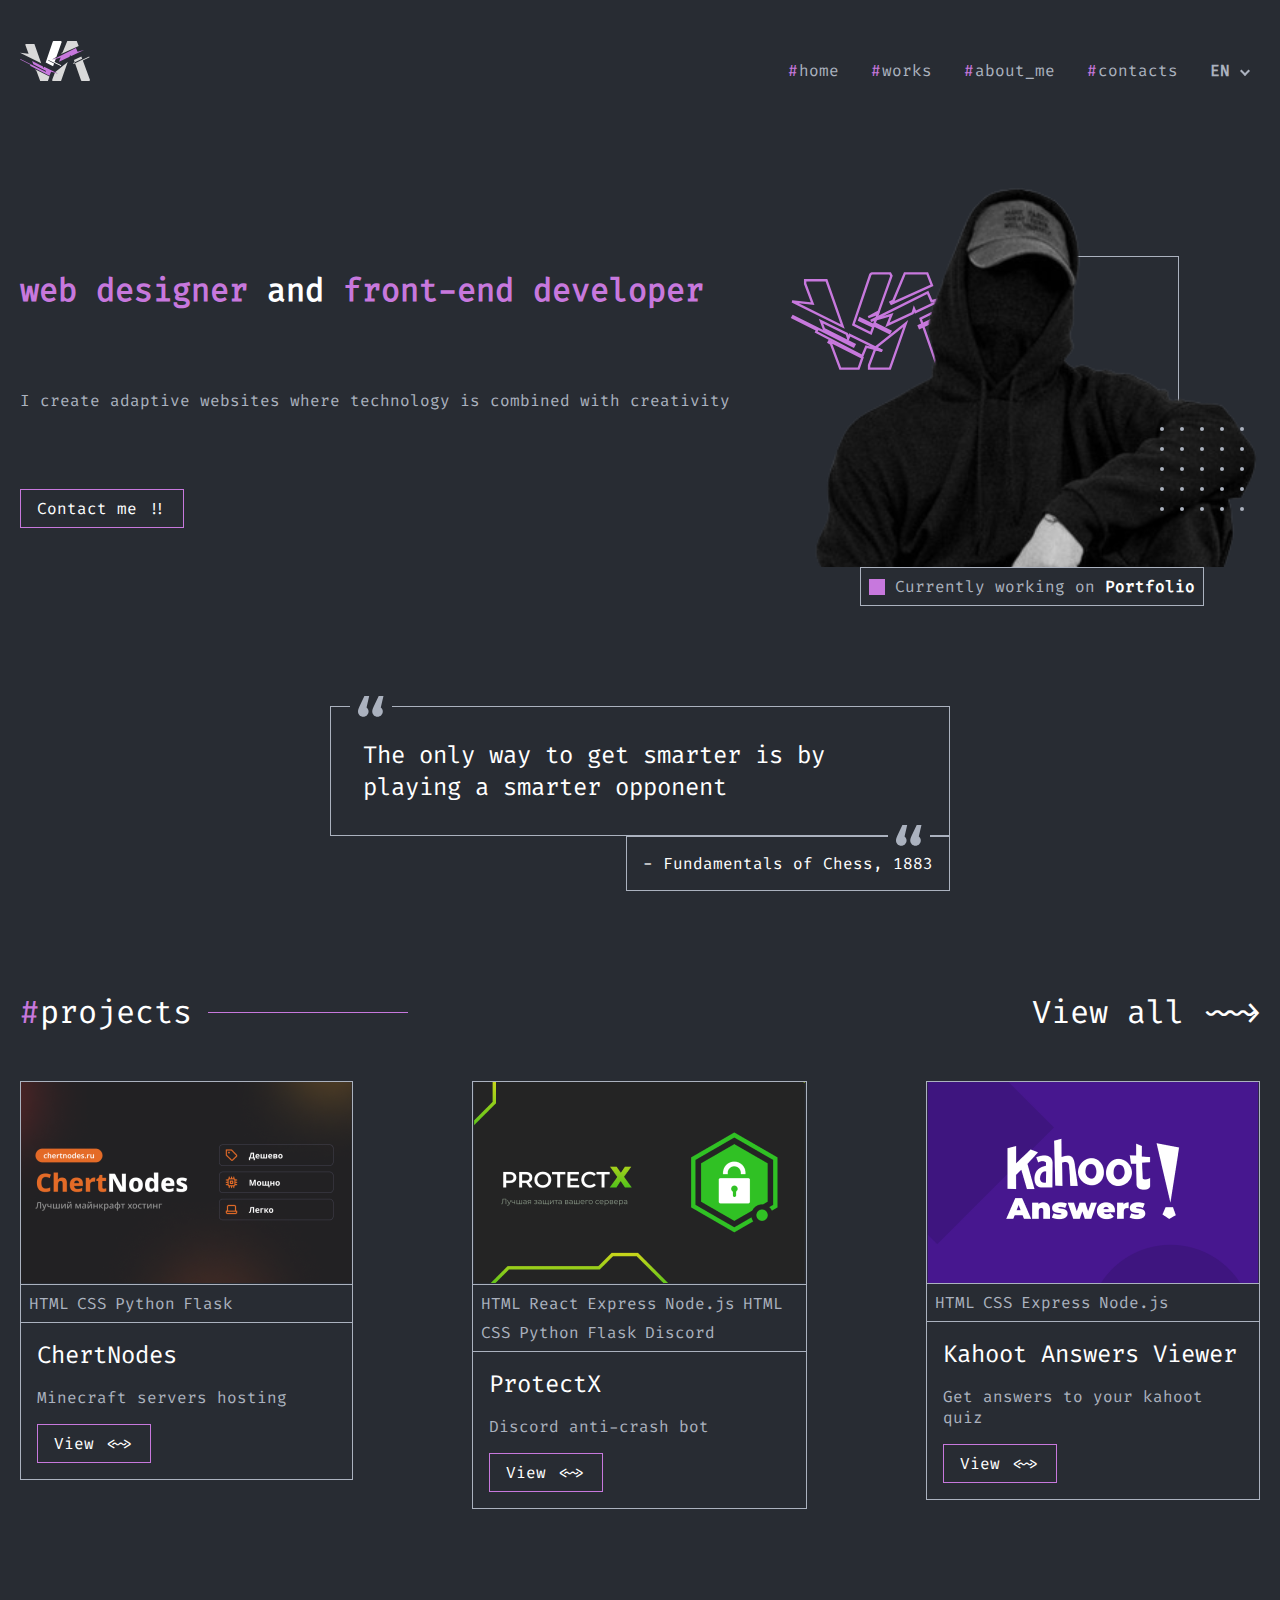
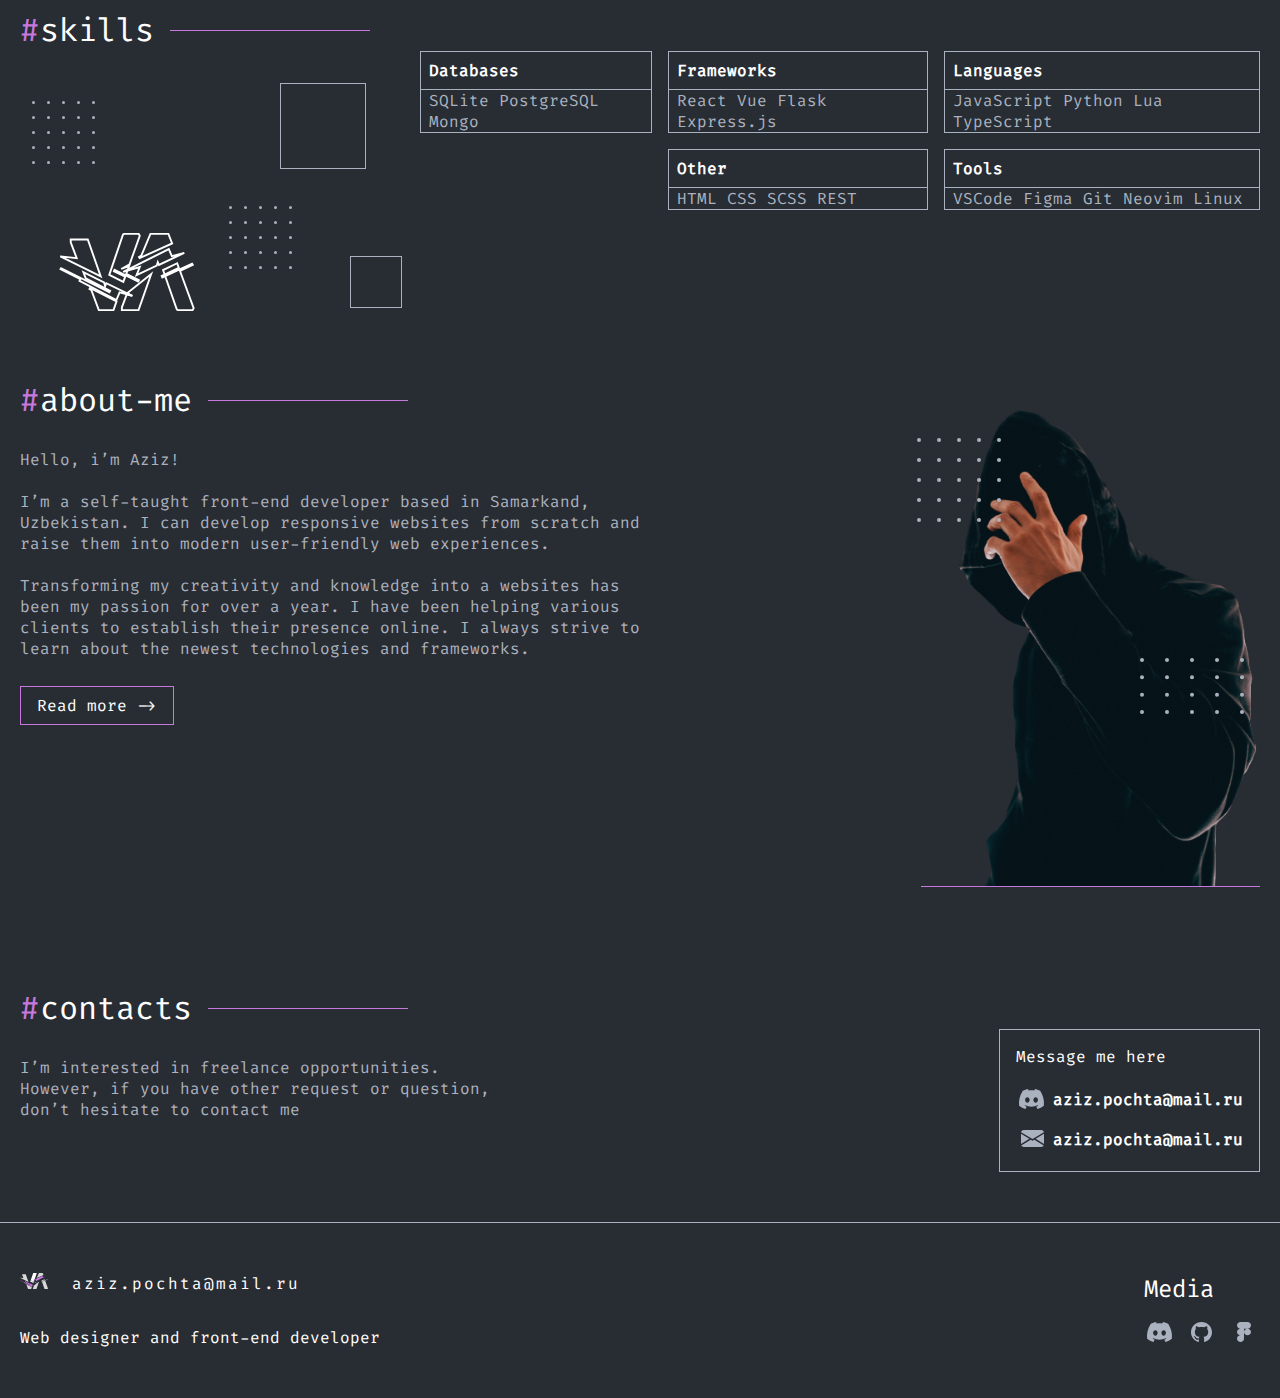
<file: index.html>
<html lang="en">

<head>
    <meta charset="UTF-8" />
    <meta name="viewport" content="width=device-width, initial-scale=1.0" />
    <title>Portfolio</title>
    <link rel="stylesheet" href="css/style.css" />
    <!-- <link rel="stylesheet" href="css/style_2.css" /> -->
</head>

<body>
    <div class="back_icons">
        <div></div>
    </div>
    <div class="header">
        <div class="container">
            <div class="logo">
                <img src="source/icons/Logo.svg" alt="">
            </div>

            <div class="nav_header_menu menu">
                <nav class="menu_body">
                    <ul class="menu_list">
                        <li>
                            <a data-goto=".header" class="nav_link" href="#"><span class="hashtag">#</span>home</a>
                        </li>
                        <li>
                            <a data-goto=".projects" class="nav_link" href="#"><span class="hashtag">#</span>works</a>
                        </li>
                        <li>
                            <a data-goto=".about_me" class="nav_link" href="#"><span
                                    class="hashtag">#</span>about_me</a>
                        </li>
                        <li>
                            <a data-goto=".contacts" class="nav_link" href=""><span class="hashtag">#</span>contacts</a>
                        </li>
                        <li class="btn_lang">
                            <span class="nav_link nav_lang">EN</span>
                            <span class="arrow"><svg xmlns="http://www.w3.org/2000/svg" width="10" height="7"
                                    viewBox="0 0 10 7" fill="none">
                                    <line x1="0.707107" y1="1.29289" x2="5.70711" y2="6.29289" stroke="#ABB2BF"
                                        stroke-width="2" />
                                    <line x1="4.29289" y1="6.29289" x2="9.29289" y2="1.29289" stroke="#ABB2BF"
                                        stroke-width="2" />
                                </svg>
                            </span>
                            <ul class="dropdown_list_lang">
                                <li><a class="lang" href="#">RU</a></li>
                                <li><a class="lang" href="#">UZ</a></li>
                                <li><a class="lang" href="#">TJ</a></li>
                            </ul>
                        </li>
                    </ul>
                </nav>
            </div>
        </div>
    </div>
    <div class="main_content">
        <div class="first">
            <div class="container">
                <div class="content">
                    <div class="left_content">
                        <div class='caption'>
                            <p class="name"></p>
                            <span class="violet">web designer</span> and
                            <span class="violet">front-end developer</span>
                        </div>
                        <p class="text">I create adaptive websites where technology is combined with creativity</p>
                        <div class="button">Contact me !!</div>
                    </div>
                    <div class="right_content">
                        <div class="image">
                            <img src="source/icons/Image.svg" alt="">
                            <img class="logo_line" src="source/icons/Logo_Line.svg" alt="">
                            <img class="dots" src="source/icons/Dots.svg" alt="">
                        </div>
                        <div class="status"><span class="indicator"></span> Currently working on <span
                                class="white">Portfolio</span></div>
                    </div>
                </div>
            </div>
        </div>
        <div class="quote">
            <div class="container">
                <div class="content">
                    <div class="text">
                        <p>The only way to get smarter is by playing a smarter opponent</p>
                        <img class="upMark" src="source/icons/Marks.svg" alt="">
                        <img class="downMark" src="source/icons/Marks.svg" alt="">
                    </div>
                    <div class="author">
                        - Fundamentals of Chess, 1883
                    </div>
                </div>
            </div>
        </div>
        <div class="projects">
            <div class="container">
                <div class="title">
                    <span class="heading">
                        <span class="hashtag">#</span>projects<div class="line"></div>
                    </span>

                    <div class="btn">View all ~~></div>
                </div>
                <div class="cards">
                    <div class="card">
                        <img src="source/icons/project_1.png" alt="" class="banner">
                        <div class="tools">
                            <span>HTML</span>
                            <span>CSS</span>
                            <span>Python</span>
                            <span>Flask</span>
                        </div>
                        <div class="information">
                            <div class="name">ChertNodes</div>
                            <div class="caption">Minecraft servers hosting</div>
                            <div class="button">View <~>
                            </div>
                        </div>
                    </div>
                    <div class="card">
                        <img src="source/icons/project_2.png" alt="" class="banner">
                        <div class="tools"><span>HTML</span>
                            <span>React</span>
                            <span>Express</span>
                            <span>Node.js</span>
                            <span>HTML</span>
                            <span>CSS</span>
                            <span>Python</span>
                            <span>Flask</span>
                            <span>Discord</span>
                        </div>
                        <div class="information">
                            <div class="name">ProtectX</div>
                            <div class="caption">Discord anti-crash bot</div>
                            <div class="button">View <~>
                            </div>
                        </div>
                    </div>
                    <div class="card">
                        <img src="source/icons/project_3.png" alt="" class="banner">
                        <div class="tools"><span>HTML</span>
                            <span>CSS</span>
                            <span>Express</span>
                            <span>Node.js</span>
                        </div>
                        <div class="information">
                            <div class="name">Kahoot Answers Viewer</div>
                            <div class="caption">Get answers to your kahoot quiz</div>
                            <div class="button">View <~>
                            </div>
                        </div>
                    </div>
                </div>
            </div>
        </div>
        <div class="skills">
            <div class="container">
                <div class="title">
                    <span class="heading">
                        <span class="hashtag">#</span>skills<div class="line"></div>
                    </span>
                </div>
                <div class="content">
                    <div class="image">
                        <img src="source/icons/Rectangle_small.svg" alt="">
                        <img src="source/icons/Rectangle_big.svg" alt="">
                        <img src="source/icons/Dots.svg" alt="">
                        <img src="source/icons/Dots.svg" alt="">
                        <img src="source/icons/Logo_Line_White.svg" alt="">
                    </div>
                    <div class="skill_list">
                        <div class="column">
                            <div class="skill">
                                <div class="category">
                                    Languages
                                </div>
                                <div class="caption">
                                    <span>JavaScript</span>
                                    <span>Python</span>
                                    <span>Lua</span>
                                    <span>TypeScript</span>
                                </div>
                            </div>
                            <div class="skill">
                                <div class="category">
                                    Tools
                                </div>
                                <div class="caption">
                                    <span>VSCode</span>
                                    <span>Figma</span>
                                    <span>Git</span>
                                    <span>Neovim</span>
                                    <span>Linux</span>
                                </div>
                            </div>
                        </div>
                        <div class="column">
                            <div class="skill">
                                <div class="category">
                                    Frameworks
                                </div>
                                <div class="caption">
                                    <span>React</span>
                                    <span>Vue</span>
                                    <span>Flask</span>
                                    <span>Express.js</span>
                                </div>
                            </div>
                            <div class="skill">
                                <div class="category">
                                    Other
                                </div>
                                <div class="caption">
                                    <span>HTML</span>
                                    <span>CSS</span>
                                    <span>SCSS</span>
                                    <span>REST</span>
                                </div>
                            </div>
                        </div>
                        <div class="column">
                            <div class="skill">
                                <div class="category">
                                    Databases
                                </div>
                                <div class="caption">
                                    <span>SQLite</span>
                                    <span>PostgreSQL</span>
                                    <span>Mongo</span>
                                </div>
                            </div>
                        </div>
                    </div>
                </div>
            </div>
        </div>
        <div class="about_me">
            <div class="container">
                <div class="content">
                    <div class="left_content">
                        <div class="title">
                            <span class="heading">
                                <span class="hashtag">#</span>about-me<div class="line"></div>
                            </span>
                        </div>
                        <p class="text">Hello, i’m Aziz! <br>
                            <br> I’m a self-taught front-end developer based in Samarkand, Uzbekistan. I can develop
                            responsive websites from scratch and raise them into modern user-friendly web experiences.
                            <br>
                            <br> Transforming my creativity and knowledge into a websites has been my passion for over a
                            year. I have been helping various clients to establish their presence online. I always
                            strive to
                            learn about the newest technologies and frameworks.
                        </p>
                        <div class="button">Read more -></div>
                    </div>
                    <div class="right_content">
                        <div class="image">
                            <img src="source/icons/Image_2.svg" alt="">
                            <img class="dots" src="source/icons/Dots.svg" alt="">
                            <img class="logo_line" src="source/icons/Dots_H.svg" alt="">
                        </div>
                    </div>
                </div>
            </div>
        </div>
        <div class="contacts">
            <div class="container">
                <div class="title">
                    <span class="heading">
                        <span class="hashtag">#</span>contacts<div class="line"></div>
                    </span>
                </div>
                <div class="content">
                    <p class="text">I’m interested in freelance opportunities. However, if you have other request or
                        question, don’t hesitate to contact me</p>
                    <div class="message">
                        <span>Message me here</span>
                        <div class="list">
                            <div>
                                <img src="source/icons/Discord.svg" alt="">
                                <span>aziz.pochta@mail.ru</span>
                            </div>
                            <div>
                                <img src="source/icons/Email.svg" alt="">
                                <span>aziz.pochta@mail.ru</span>
                            </div>
                        </div>
                    </div>
                </div>
            </div>
        </div>
    </div>

    <div class="footer">
        <div class="container">
            <div class="content">
                <div class="left_content">
                    <div class="up">
                        <div class="logo"><img src="source/icons/Logo.svg" width="28" height="16"></div>
                        <span class="mail">aziz.pochta@mail.ru</span>
                    </div>
                    <div class="down">
                        Web designer and front-end developer
                    </div>
                </div>
                <div class="right_content">
                    <div class="up">
                        <span class="media">Media</span>
                    </div>
                    <div class="down">
                        <img class="icon" src="source/icons/Discord.svg" alt="">
                        <img class="icon" src="source/icons/Github.svg" alt="">
                        <img class="icon" src="source/icons/Figma.svg" alt="">
                    </div>
                </div>
            </div>
        </div>
    </div>
    <script src="index.js"></script>
</body>

</html>
</file>
<file: css/style.css>
* {
  padding: 0;
  margin: 0;
  border: 0;
}

*, *:before, *:after {
  -moz-box-sizing: border-box;
  -webkit-box-sizing: border-box;
  box-sizing: border-box;
}

:focus, :active {
  outline: none;
}

a:focus, a:active {
  outline: none;
}

nav, footer, header, aside {
  display: block;
}

html, body {
  height: 100%;
  width: 100%;
  font-style: 100%;
  line-height: 1;
  font-style: 14px;
  -ms-text-size-adjust: 100%;
  -moz-text-size-adjust: 100%;
  -webkit-text-size-adjust: 100%;
}

input, button, textarea {
  font-family: inherit;
}

/* input::-ms-clear{display:none;} */
button {
  cursor: pointer;
}

button::-moz-focus-inner {
  padding: 0;
  border: 0;
}

a, a:visited {
  text-decoration: none;
}

a:hover {
  text-decoration: none;
}

ul li {
  list-style-type: none;
}

img {
  vertical-align: top;
}

h1, h2, h3, h4, h5, h6 {
  font-style: inherit;
  font-weight: 400;
}

body {
  background-color: #282c33;
  color: #ffffff;
  font-family: "FiraCode";
  font-size: 16px;
  font-weight: 400;
  font-style: normal;
  line-height: normal;
  display: flex;
  justify-content: space-between;
  flex-direction: column;
}
body .hashtag {
  color: #c778dd;
  margin-right: 1px;
}
body .text {
  color: #abb2bf;
}
body .button {
  padding: 8px 16px;
  border: 1px solid #c778dd;
}
body .title {
  font-size: 32px;
  font-weight: 500;
  display: flex;
  justify-content: space-between;
}
body .title .heading {
  display: flex;
  align-items: center;
}
body .title .heading .line {
  display: inline-block;
  width: 200px;
  height: 1px;
  background-color: #c778dd;
  margin-left: 16px;
}

.back_icons :nth-child(1) {
  position: fixed;
  width: 155px;
  height: 155px;
  top: 256px;
  left: calc(100% - 256px);
  border: 1px solid #abb2bf;
}

.container {
  max-width: 1600px;
  margin: 0 auto;
  padding: 50px 20px;
}

.header {
  top: 0;
  left: 0;
  width: 100%;
}
.header .container {
  padding-top: 20px;
  display: flex;
  align-items: flex-end;
  justify-content: space-between;
}
.header .container .menu_list {
  gap: 32px;
  display: flex;
  padding: 40px 10px 0px 10px;
  justify-content: space-between;
  align-items: flex-end;
}
.header .container .menu_list .nav_link {
  color: #abb2bf;
}
.header .container .menu_list .btn_lang {
  position: relative;
  cursor: pointer;
  width: 40px;
}
.header .container .menu_list .btn_lang.active .dropdown_list_lang {
  opacity: 1;
  visibility: visible;
  transform: translate(0px, 0px);
  pointer-events: all;
}
.header .container .menu_list .btn_lang.active .arrow {
  transform: rotate(180deg);
}
.header .container .menu_list .btn_lang .arrow {
  display: inline-block;
  transition: 300ms ease 0s;
}
.header .container .menu_list .nav_lang {
  font-weight: 600;
}
.header .container .menu_list .dropdown_list_lang {
  position: absolute;
  background-color: #282c33;
  border: 1px solid #abb2bf;
  right: 0px;
  padding: 15px;
  font-weight: 600;
  margin-top: 5px;
  opacity: 50%;
  visibility: hidden;
  pointer-events: none;
  cursor: default;
}
.header .container .menu_list .dropdown_list_lang li {
  margin: 0px 0px 20px 0px;
}
.header .container .menu_list .dropdown_list_lang li:last-child {
  margin: 0px;
}
.header .container .menu_list .dropdown_list_lang li .lang {
  color: #abb2bf;
}

.main_content .first .content {
  display: flex;
  justify-content: space-between;
}
.main_content .first .content .left_content {
  display: flex;
  flex-direction: column;
  justify-content: space-evenly;
  align-items: flex-start;
}
.main_content .first .content .left_content .caption {
  color: var(#ffffff, #fff);
  font-family: "FiraCode";
  font-size: 32px;
  font-style: normal;
  font-weight: 600;
  line-height: normal;
}
.main_content .first .content .left_content .caption .name {
  font-weight: 700;
  font-size: 50px;
  letter-spacing: 2px;
  padding-bottom: 10px;
}
.main_content .first .content .left_content .caption .violet {
  color: #c778dd;
}
.main_content .first .content .left_content .caption :nth-child(1) {
  padding-left: 50px;
}
.main_content .first .content .right_content {
  padding-left: 30px;
  display: flex;
  flex-direction: column;
  align-items: center;
}
.main_content .first .content .right_content .image {
  position: relative;
}
.main_content .first .content .right_content .image .logo_line {
  position: absolute;
  width: 175px;
  height: 100px;
  top: 90px;
  left: -15px;
  z-index: -1;
}
.main_content .first .content .right_content .image .dots {
  position: absolute;
  top: 246px;
  left: 357px;
  z-index: 1;
}
.main_content .first .content .right_content .status {
  display: flex;
  align-items: center;
  gap: 10px;
  padding: 8px;
  border: 1px solid #abb2bf;
  color: #abb2bf;
  font-weight: 500;
}
.main_content .first .content .right_content .status .white {
  font-weight: 600;
  color: #ffffff;
}
.main_content .first .content .right_content .status .indicator {
  display: inline-block;
  width: 16px;
  height: 16px;
  background-color: #c778dd;
}
.main_content .quote .content {
  display: flex;
  flex-direction: column;
  align-items: flex-end;
  max-width: 50%;
  margin: 0 auto;
}
.main_content .quote .content .text {
  display: flex;
  flex-direction: column;
  position: relative;
  padding: 32px;
  border: 1px solid #abb2bf;
  color: #ffffff;
  font-size: 24px;
  font-weight: 500;
}
.main_content .quote .content .text .downMark {
  padding: 4px 8px;
  position: absolute;
  bottom: -15px;
  right: 19px;
  background-color: #282c33;
}
.main_content .quote .content .text .upMark {
  padding: 4px 8px;
  position: absolute;
  top: -15px;
  left: 19px;
  background-color: #282c33;
}
.main_content .quote .author {
  padding: 16px;
  border: 1px solid #abb2bf;
  margin-left: 50px;
}
.main_content .projects .cards {
  display: flex;
  gap: 16px;
  justify-content: space-between;
  padding-top: 48px;
}
.main_content .projects .cards .card {
  flex: 0 0 200px;
  border: 1px solid #abb2bf;
  align-self: flex-start;
}
.main_content .projects .cards .card .banner {
  border-bottom: 1px solid #abb2bf;
}
.main_content .projects .cards .card .tools {
  display: flex;
  padding: 8px;
  align-items: flex-start;
  flex-wrap: wrap;
  gap: 8px;
  color: #abb2bf;
  border-bottom: 1px solid #abb2bf;
}
.main_content .projects .cards .card .information {
  display: flex;
  flex-direction: column;
  align-items: flex-start;
  gap: 16px;
  padding: 16px;
}
.main_content .projects .cards .card .information .name {
  font-size: 24px;
  font-weight: 500;
}
.main_content .projects .cards .card .information .caption {
  color: #abb2bf;
}
.main_content .skills .content {
  display: flex;
  justify-content: space-between;
  min-height: 180px;
}
.main_content .skills .content .image {
  min-width: 400px;
  position: relative;
}
.main_content .skills .content .image :nth-child(1) {
  position: absolute;
  top: 205px;
  left: 330px;
}
.main_content .skills .content .image :nth-child(2) {
  position: absolute;
  top: 32px;
  left: 260px;
}
.main_content .skills .content .image :nth-child(3) {
  position: absolute;
  width: 63px;
  height: 63px;
  top: 50px;
  left: 12px;
}
.main_content .skills .content .image :nth-child(4) {
  width: 63px;
  height: 63px;
  position: absolute;
  top: 155px;
  left: 209px;
}
.main_content .skills .content .image :nth-child(5) {
  width: 140px;
  height: 80px;
  position: absolute;
  top: 181px;
  left: 37px;
}
.main_content .skills .content .skill_list {
  display: flex;
  flex-direction: row-reverse;
  gap: 16px;
}
.main_content .skills .content .skill_list .column {
  display: flex;
  flex-direction: column;
  gap: 16px;
  align-self: flex-start;
  justify-content: space-between;
}
.main_content .skills .content .skill_list .column .skill {
  border: 1px solid #abb2bf;
}
.main_content .skills .content .skill_list .column .skill .category {
  padding: 8px;
  font-weight: 600;
  border-bottom: 1px solid #abb2bf;
}
.main_content .skills .content .skill_list .column .skill .caption {
  padding: 0px 8px;
  color: #abb2bf;
}
.main_content .about_me .content {
  display: flex;
  justify-content: space-between;
  margin-top: 48px;
}
.main_content .about_me .content .left_content {
  width: 50%;
  display: flex;
  flex-direction: column;
  align-items: flex-start;
}
.main_content .about_me .content .left_content .text {
  margin-top: 28px;
  padding-bottom: 27px;
}
.main_content .about_me .content .right_content .image {
  position: relative;
}
.main_content .about_me .content .right_content .image :nth-child(1) {
  border-bottom: 1px solid #c778dd;
}
.main_content .about_me .content .right_content .image :nth-child(2) {
  position: absolute;
  top: 59px;
  left: -4px;
}
.main_content .about_me .content .right_content .image :nth-child(3) {
  position: absolute;
  top: 279px;
  left: 219px;
}
.main_content .contacts .content {
  display: flex;
  justify-content: space-between;
}
.main_content .contacts .content .text {
  margin-top: 28px;
  width: 500px;
}
.main_content .contacts .content .message {
  display: flex;
  flex-direction: column;
  align-self: flex-start;
  padding: 16px;
  gap: 16px;
  border: 1px solid #abb2bf;
}
.main_content .contacts .content .message .list {
  display: flex;
  flex-direction: column;
  align-items: flex-start;
  gap: 8px;
}
.main_content .contacts .content .message .list div {
  display: flex;
  align-items: center;
  gap: 5px;
  font-weight: 600;
}

.footer {
  border-top: 1px solid #abb2bf;
}
.footer .content {
  height: 75px;
  display: flex;
  justify-content: space-between;
}
.footer .left_content,
.footer .right_content {
  display: flex;
  flex-direction: column;
  justify-content: space-between;
}
.footer .left_content .up,
.footer .right_content .up {
  display: flex;
}
.footer .left_content .up .logo,
.footer .right_content .up .logo {
  display: inline-block;
}
.footer .left_content .up .mail,
.footer .right_content .up .mail {
  padding-left: 24px;
  letter-spacing: 2px;
}
.footer .left_content .up .media,
.footer .right_content .up .media {
  color: #ffffff;
  font-family: "FiraCode";
  font-size: 24px;
  font-style: normal;
  font-weight: 500;
  line-height: normal;
}

@font-face {
  font-family: "FiraCode";
  src: url("../fonts/FiraCode-VariableFont_wght.ttf") format("truetype");
  font-style: normal;
  font-weight: normal;
}

/*# sourceMappingURL=style.css.map */
</file>
